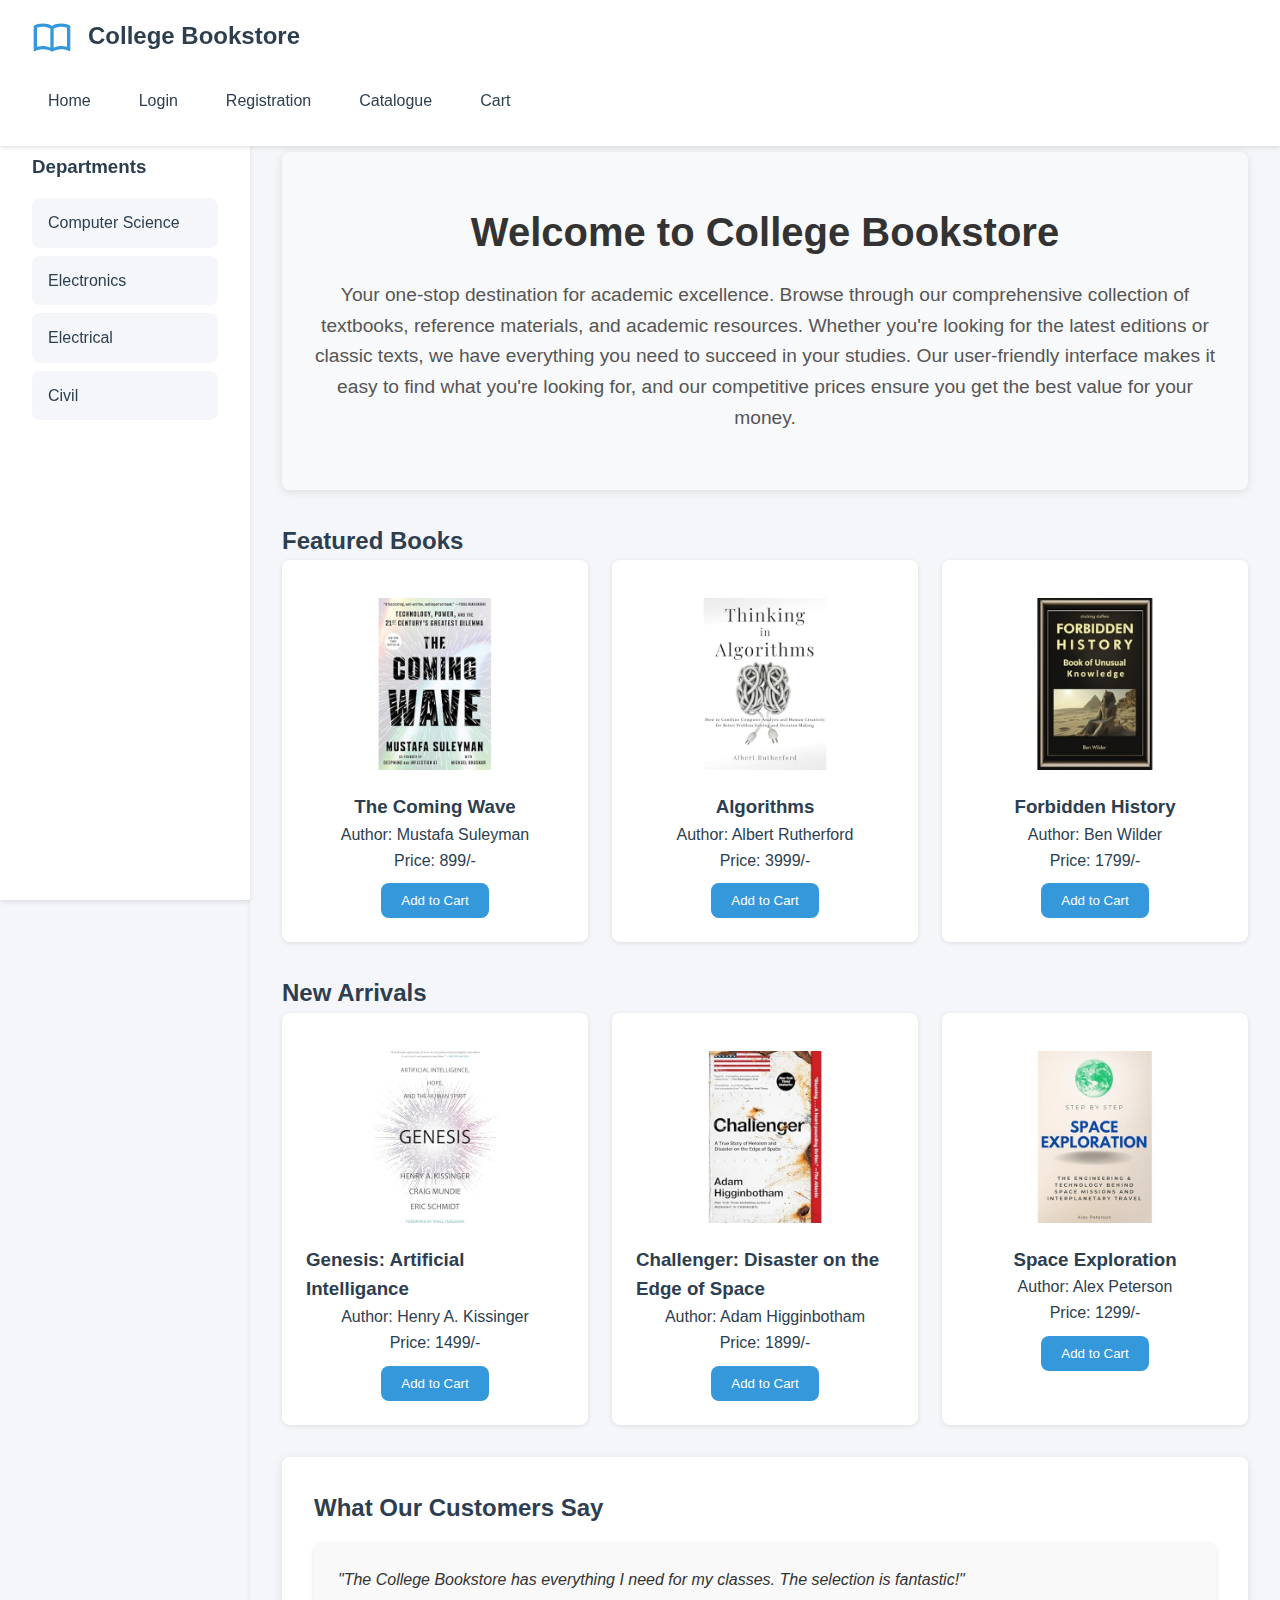
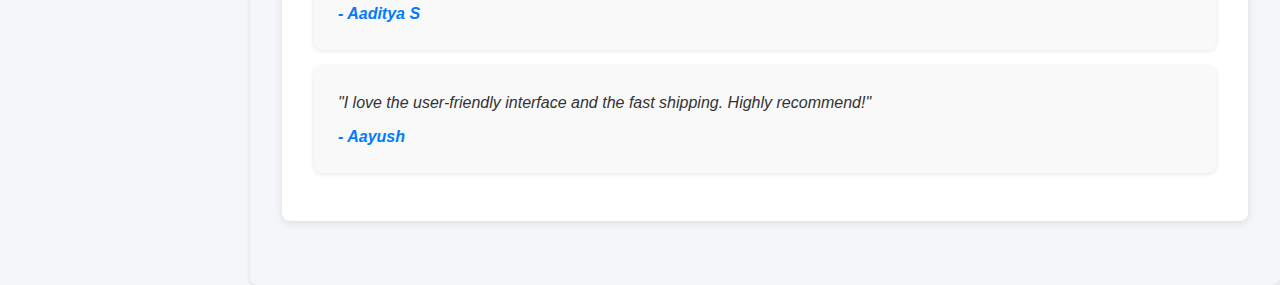
<file: index.html>
<!DOCTYPE html>
<html lang="en">

<head>
    <meta charset="UTF-8" />
    <meta name="viewport" content="width=device-width, initial-scale=1.0" />
    <title>College Bookstore</title>
    <link rel="icon" href="images/hii.jpg" type="image/x-icon" />
    <link rel="stylesheet" href="style.css" />
</head>

<body>
    <div class="top-frame">
        <div class="logo-section">
            <div class="logo">
                <svg viewBox="0 0 24 24" width="40" height="40">
                    <path fill="currentColor"
                        d="M21,5c-1.11-0.35-2.33-0.5-3.5-0.5c-1.95,0-4.05,0.4-5.5,1.5c-1.45-1.1-3.55-1.5-5.5-1.5S2.45,4.9,1,6v14.65 c0,0.25,0.25,0.5,0.5,0.5c0.1,0,0.15-0.05,0.25-0.05C3.1,20.45,5.05,20,6.5,20c1.95,0,4.05,0.4,5.5,1.5c1.35-0.85,3.8-1.5,5.5-1.5 c1.65,0,3.35,0.3,4.75,1.05c0.1,0.05,0.15,0.05,0.25,0.05c0.25,0,0.5-0.25,0.5-0.5V6C22.4,5.55,21.75,5.25,21,5z M3,18.5V7 c1.1-0.35,2.3-0.5,3.5-0.5c1.34,0,3.13,0.41,4.5,0.99v11.5C9.63,18.41,7.84,18,6.5,18C5.3,18,4.1,18.15,3,18.5z M21,18.5 c-1.1-0.35-2.3-0.5-3.5-0.5c-1.34,0-3.13,0.41-4.5,0.99V7.49c1.37-0.59,3.16-0.99,4.5-0.99c1.2,0,2.4,0.15,3.5,0.5V18.5z" />
                </svg>
            </div>
            <div class="site-name">College Bookstore</div>
        </div>
        <nav class="nav-links">
            <a href="index.html" class="nav-link">Home</a>
            <a href="login.html" class="nav-link">Login</a>
            <a href="registration.html" class="nav-link">Registration</a>
            <a href="catalogue.html" class="nav-link">Catalogue</a>
            <a href="cart.html" class="nav-link">Cart</a>
        </nav>
    </div>

    <div class="content-wrapper">
        <aside class="left-frame">
            <h3>Departments</h3>
            <ul class="department-list">
                <li onclick="loadContent('CSE')" class="department-item">
                    Computer Science
                </li>
                <li onclick="loadContent('ECE')" class="department-item">
                    Electronics
                </li>
                <li onclick="loadContent('EEE')" class="department-item">
                    Electrical
                </li>
                <li onclick="loadContent('CIVIL')" class="department-item">Civil</li>
            </ul>
        </aside>

        <main class="main-content" id="mainContent">
            <div class="welcome-section">
                <h1>Welcome to College Bookstore</h1>
                <p class="welcome-text">
                    Your one-stop destination for academic excellence. Browse through
                    our comprehensive collection of textbooks, reference materials, and
                    academic resources. Whether you're looking for the latest editions
                    or classic texts, we have everything you need to succeed in your
                    studies. Our user-friendly interface makes it easy to find what
                    you're looking for, and our competitive prices ensure you get the
                    best value for your money.
                </p>
            </div>

            <div class="featured-books-section">
                <h2>Featured Books</h2>
                <div class="books-grid">
                    <div class="book-card">
                        <img src="images/f1.jpg" alt="Featured Book 1" class="book-image" />
                        <h3>The Coming Wave</h3>
                        <p>Author: Mustafa Suleyman</p>
                        <p>Price: 899/-</p>
                        <button onclick="alert('Added to cart!')">Add to Cart</button>
                    </div>
                    <div class="book-card">
                        <img src="images/f2.jpg" alt="Featured Book 2" class="book-image" />
                        <h3>Algorithms</h3>
                        <p>Author: Albert Rutherford</p>
                        <p>Price: 3999/-</p>
                        <button onclick="alert('Added to cart!')">Add to Cart</button>
                    </div>
                    <div class="book-card">
                        <img src="images/f3.jpg" alt="Featured Book 3" class="book-image" />
                        <h3>Forbidden History</h3>
                        <p>Author: Ben Wilder</p>
                        <p>Price: 1799/-</p>
                        <button onclick="alert('Added to cart!')">Add to Cart</button>
                    </div>
                </div>
            </div>

            <div class="new-arrivals-section">
                <h2>New Arrivals</h2>
                <div class="books-grid">
                    <div class="book-card">
                        <img src="images/n11.jpg" alt="New Arrival 1" class="book-image" />
                        <h3>Genesis: Artificial Intelligance</h3>
                        <p>Author: Henry A. Kissinger</p>
                        <p>Price: 1499/-</p>
                        <button onclick="alert('Added to cart!')">Add to Cart</button>
                    </div>
                    <div class="book-card">
                        <img src="images/n2.jpg" alt="New Arrival 2" class="book-image" />
                        <h3>Challenger: Disaster on the Edge of Space</h3>
                        <p>Author: Adam Higginbotham</p>
                        <p>Price: 1899/-</p>
                        <button onclick="alert('Added to cart!')">Add to Cart</button>
                    </div>
                    <div class="book-card">
                        <img src="images/n3.jpg" alt="New Arrival 3" class="book-image" />
                        <h3>Space Exploration</h3>
                        <p>Author: Alex Peterson</p>
                        <p>Price: 1299/-</p>
                        <button onclick="alert('Added to cart!')">Add to Cart</button>
                    </div>
                </div>
            </div>

            <div class="testimonials-section">
                <h2>What Our Customers Say</h2>
                <div class="testimonial-card">
                    <p>
                        "The College Bookstore has everything I need for my classes. The
                        selection is fantastic!"
                    </p>
                    <p><strong>- Aaditya S</strong></p>
                </div>
                <div class="testimonial-card">
                    <p>
                        "I love the user-friendly interface and the fast shipping. Highly
                        recommend!"
                    </p>
                    <p><strong>- Aayush </strong></p>
                </div>
            </div>
        </main>
    </div>

    <script src="script.js"></script>
</body>
</html>
</file>
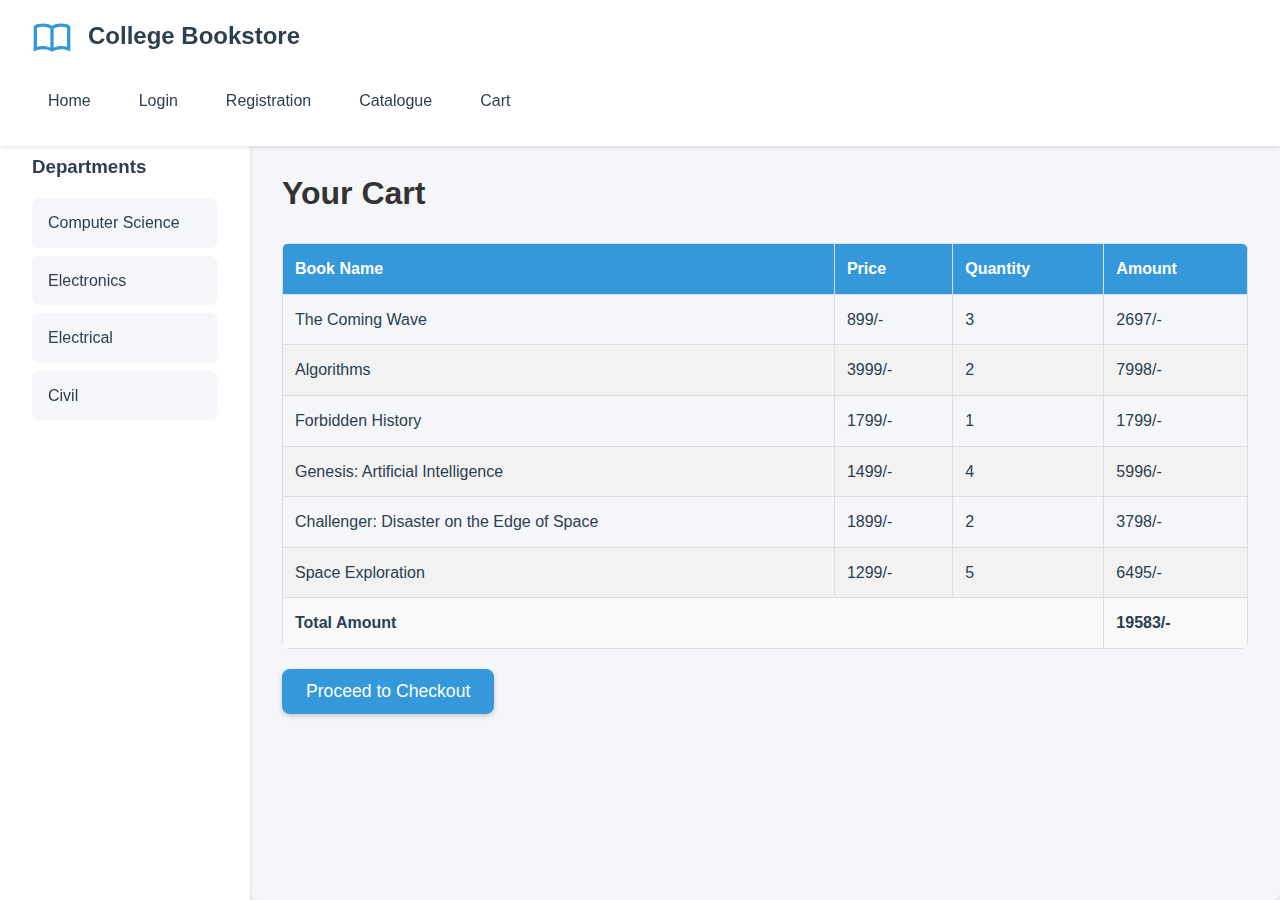
<file: cart.html>
<!DOCTYPE html>
<html lang="en">

<head>
    <meta charset="UTF-8" />
    <meta name="viewport" content="width=device-width, initial-scale=1.0" />
    <title>College Bookstore</title>
    <link rel="icon" href="images/hii.jpg" type="image/x-icon" />
    <link rel="stylesheet" href="style.css" />
</head>

<body>
    <div class="top-frame">
        <div class="logo-section">
            <div class="logo">
                <svg viewBox="0 0 24 24" width="40" height="40">
                    <path fill="currentColor"
                        d="M21,5c-1.11-0.35-2.33-0.5-3.5-0.5c-1.95,0-4.05,0.4-5.5,1.5c-1.45-1.1-3.55-1.5-5.5-1.5S2.45,4.9,1,6v14.65 c0,0.25,0.25,0.5,0.5,0.5c0.1,0,0.15-0.05,0.25-0.05C3.1,20.45,5.05,20,6.5,20c1.95,0,4.05,0.4,5.5,1.5c1.35-0.85,3.8-1.5,5.5-1.5 c1.65,0,3.35,0.3,4.75,1.05c0.1,0.05,0.15,0.05,0.25,0.05c0.25,0,0.5-0.25,0.5-0.5V6C22.4,5.55,21.75,5.25,21,5z M3,18.5V7 c1.1-0.35,2.3-0.5,3.5-0.5c1.34,0,3.13,0.41,4.5,0.99v11.5C9.63,18.41,7.84,18,6.5,18C5.3,18,4.1,18.15,3,18.5z M21,18.5 c-1.1-0.35-2.3-0.5-3.5-0.5c-1.34,0-3.13,0.41-4.5,0.99V7.49c1.37-0.59,3.16-0.99,4.5-0.99c1.2,0,2.4,0.15,3.5,0.5V18.5z" />
                </svg>
            </div>
            <div class="site-name">College Bookstore</div>
        </div>
        <nav class="nav-links">
            <a href="index.html" class="nav-link">Home</a>
            <a href="login.html" class="nav-link">Login</a>
            <a href="registration.html" class="nav-link">Registration</a>
            <a href="catalogue.html" class="nav-link">Catalogue</a>
            <a href="cart.html" class="nav-link">Cart</a>
        </nav>
    </div>

    <div class="content-wrapper">
        <aside class="left-frame">
            <h3>Departments</h3>
            <ul class="department-list">
                <li onclick="loadContent('CSE')" class="department-item">
                    Computer Science
                </li>
                <li onclick="loadContent('ECE')" class="department-item">
                    Electronics
                </li>
                <li onclick="loadContent('EEE')" class="department-item">
                    Electrical
                </li>
                <li onclick="loadContent('CIVIL')" class="department-item">Civil</li>
            </ul>
        </aside>

        <main class="main-content" id="mainContent">
            <h1>Your Cart</h1>
            <table class="cart-table">
                <thead>
                    <tr>
                        <th>Book Name</th>
                        <th>Price</th>
                        <th>Quantity</th>
                        <th>Amount</th>
                    </tr>
                </thead>
                <tbody>
                    <tr>
                        <td>The Coming Wave</td>
                        <td>899/-</td>
                        <td>3</td>
                        <td>2697/-</td>
                    </tr>
                    <tr>
                        <td>Algorithms</td>
                        <td>3999/-</td>
                        <td>2</td>
                        <td>7998/-</td>
                    </tr>
                    <tr>
                        <td>Forbidden History</td>
                        <td>1799/-</td>
                        <td>1</td>
                        <td>1799/-</td>
                    </tr>
                    <tr>
                        <td>Genesis: Artificial Intelligence</td>
                        <td>1499/-</td>
                        <td>4</td>
                        <td>5996/-</td>
                    </tr>
                    <tr>
                        <td>Challenger: Disaster on the Edge of Space</td>
                        <td>1899/-</td>
                        <td>2</td>
                        <td>3798/-</td>
                    </tr>
                    <tr>
                        <td>Space Exploration</td>
                        <td>1299/-</td>
                        <td>5</td>
                        <td>6495/-</td>
                    </tr>
                </tbody>
                <tfoot>
                    <tr class="total-row">
                        <td colspan="3">Total Amount</td>
                        <td>19583/-</td>
                    </tr>
                </tfoot>
            </table>
            <button class="checkout-button">Proceed to Checkout</button>
        </main>
    </div>

    <script src="script.js"></script>
</body>

</html>
</file>
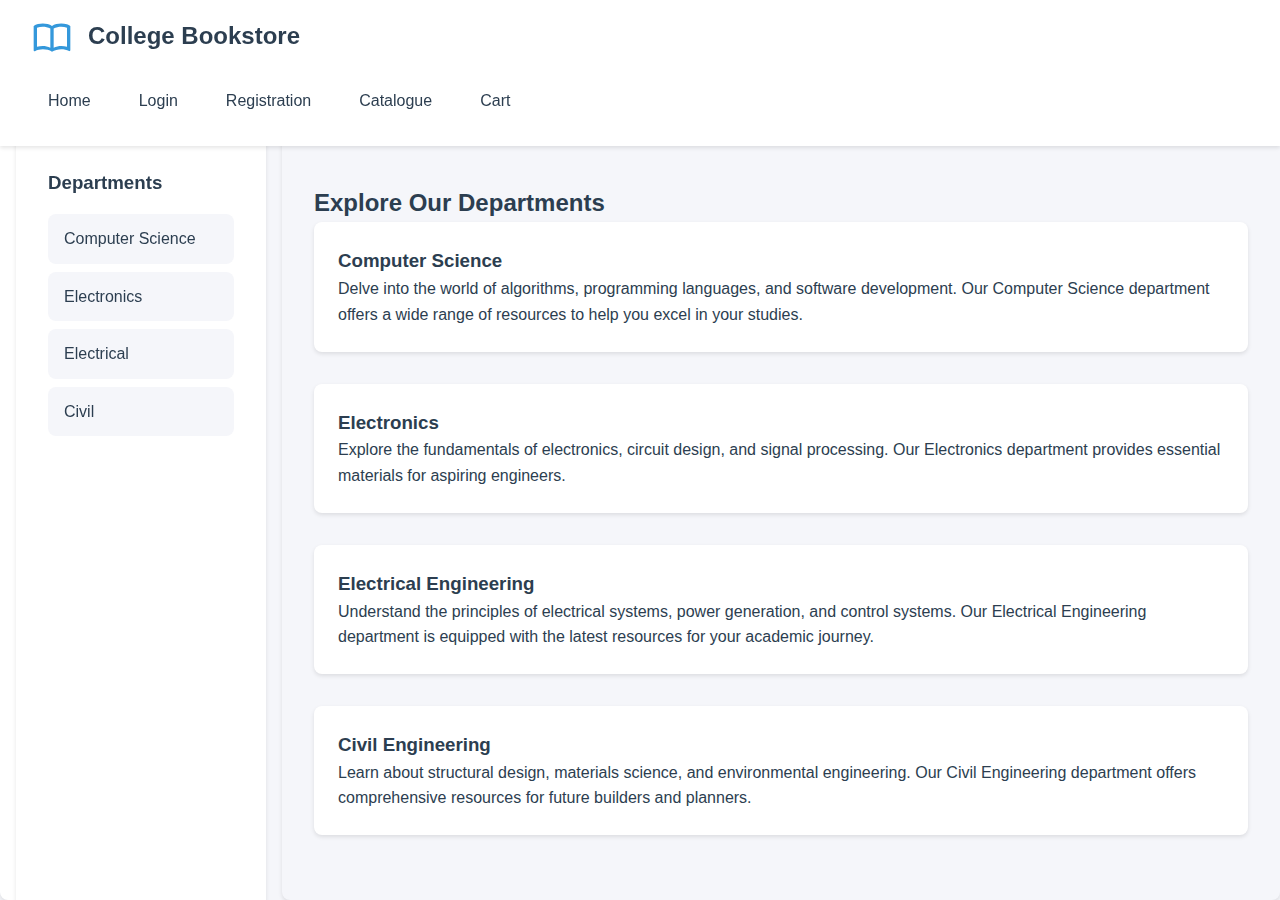
<file: catalogue.html>
<!DOCTYPE html>
<html lang="en">

<head>
    <meta charset="UTF-8">
    <meta name="viewport" content="width=device-width, initial-scale=1.0">
    <title>College Bookstore</title>
    <link rel="icon" href="images/hii.jpg" type="image/x-icon">
    <link rel="stylesheet" href="style.css">
</head>

<body>
    <div class="top-frame">
        <div class="logo-section">
            <div class="logo">
                <svg viewBox="0 0 24 24" width="40" height="40">
                    <path fill="currentColor"
                        d="M21,5c-1.11-0.35-2.33-0.5-3.5-0.5c-1.95,0-4.05,0.4-5.5,1.5c-1.45-1.1-3.55-1.5-5.5-1.5S2.45,4.9,1,6v14.65 c0,0.25,0.25,0.5,0.5,0.5c0.1,0,0.15-0.05,0.25-0.05C3.1,20.45,5.05,20,6.5,20c1.95,0,4.05,0.4,5.5,1.5c1.35-0.85,3.8-1.5,5.5-1.5 c1.65,0,3.35,0.3,4.75,1.05c0.1,0.05,0.15,0.05,0.25,0.05c0.25,0,0.5-0.25,0.5-0.5V6C22.4,5.55,21.75,5.25,21,5z M3,18.5V7 c1.1-0.35,2.3-0.5,3.5-0.5c1.34,0,3.13,0.41,4.5,0.99v11.5C9.63,18.41,7.84,18,6.5,18C5.3,18,4.1,18.15,3,18.5z M21,18.5 c-1.1-0.35-2.3-0.5-3.5-0.5c-1.34,0-3.13,0.41-4.5,0.99V7.49c1.37-0.59,3.16-0.99,4.5-0.99c1.2,0,2.4,0.15,3.5,0.5V18.5z" />
                </svg>
            </div>
            <div class="site-name">College Bookstore</div>
        </div>
        <nav class="nav-links">
            <a href="index.html" class="nav-link">Home</a>
            <a href="login.html" class="nav-link">Login</a>
            <a href="registration.html" class="nav-link">Registration</a>
            <a href="catalogue.html" class="nav-link">Catalogue</a>
            <a href="cart.html" class="nav-link">Cart</a>
        </nav>
    </div>

    <div class="content-wrapper">
        <div class="department-container"
            style="background: white; padding: 1rem; border-radius: var(--border-radius); box-shadow: var(--shadow);">
            <aside class="left-frame">
                <h3>Departments</h3>
                <ul class="department-list">
                    <li onclick="loadContent('CSE')" class="department-item">Computer Science</li>
                    <li onclick="loadContent('ECE')" class="department-item">Electronics</li>
                    <li onclick="loadContent('EEE')" class="department-item">Electrical</li>
                    <li onclick="loadContent('CIVIL')" class="department-item">Civil</li>
                </ul>
            </aside>
        </div>

        <main class="main-content" id="mainContent">


            <div class="departments-section">
                <h2>Explore Our Departments</h2>
                <div class="department-card" onclick="loadContent('CSE')">
                    <h3>Computer Science</h3>
                    <p>Delve into the world of algorithms, programming languages, and software development. Our Computer
                        Science department offers a wide range of resources to help you excel in your studies.</p>

                </div>
                <div class="department-card" onclick="loadContent('ECE')">
                    <h3>Electronics</h3>
                    <p>Explore the fundamentals of electronics, circuit design, and signal processing. Our Electronics
                        department provides essential materials for aspiring engineers.</p>
                </div>
                <div class="department-card" onclick="loadContent('EEE')">
                    <h3>Electrical Engineering</h3>
                    <p>Understand the principles of electrical systems, power generation, and control systems. Our
                        Electrical Engineering department is equipped with the latest resources for your academic
                        journey.</p>

                </div>
                <div class="department-card" onclick="loadContent('CIVIL')">
                    <h3>Civil Engineering</h3>
                    <p>Learn about structural design, materials science, and environmental engineering. Our Civil
                        Engineering department offers comprehensive resources for future builders and planners.</p>

                </div>
            </div>

        </main>
    </div>

    <script src="script.js"></script>
</body>

</html>
</file>
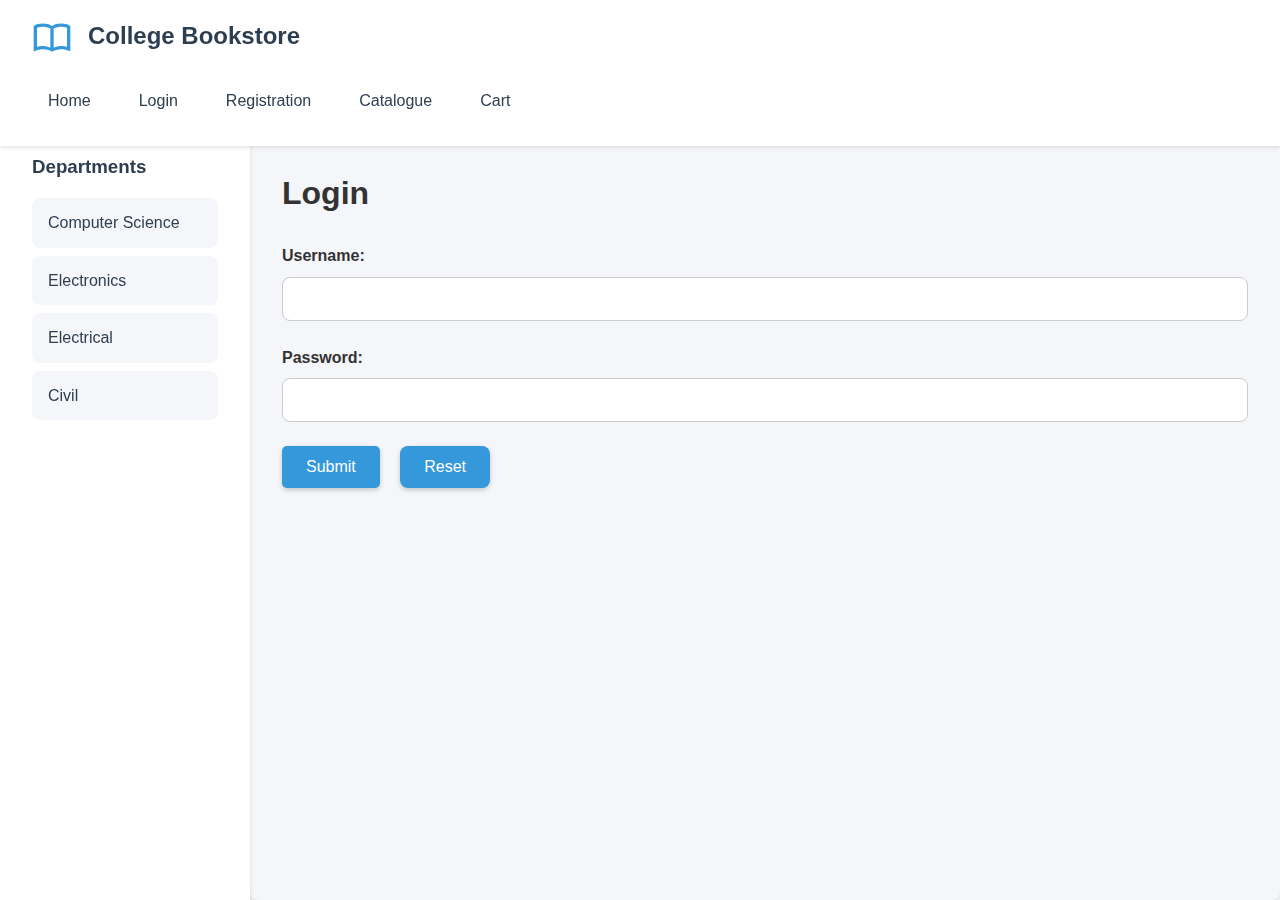
<file: login.html>
<!DOCTYPE html>
<html lang="en">

<head>
    <meta charset="UTF-8">
    <meta name="viewport" content="width=device-width, initial-scale=1.0">
    <title>College Bookstore</title>
    <link rel="icon" href="images/hii.jpg" type="image/x-icon">
    <link rel="stylesheet" href="style.css">
</head>

<body>
    <div class="top-frame">
        <div class="logo-section">
            <div class="logo">
                <svg viewBox="0 0 24 24" width="40" height="40">
                    <path fill="currentColor"
                        d="M21,5c-1.11-0.35-2.33-0.5-3.5-0.5c-1.95,0-4.05,0.4-5.5,1.5c-1.45-1.1-3.55-1.5-5.5-1.5S2.45,4.9,1,6v14.65 c0,0.25,0.25,0.5,0.5,0.5c0.1,0,0.15-0.05,0.25-0.05C3.1,20.45,5.05,20,6.5,20c1.95,0,4.05,0.4,5.5,1.5c1.35-0.85,3.8-1.5,5.5-1.5 c1.65,0,3.35,0.3,4.75,1.05c0.1,0.05,0.15,0.05,0.25,0.05c0.25,0,0.5-0.25,0.5-0.5V6C22.4,5.55,21.75,5.25,21,5z M3,18.5V7 c1.1-0.35,2.3-0.5,3.5-0.5c1.34,0,3.13,0.41,4.5,0.99v11.5C9.63,18.41,7.84,18,6.5,18C5.3,18,4.1,18.15,3,18.5z M21,18.5 c-1.1-0.35-2.3-0.5-3.5-0.5c-1.34,0-3.13,0.41-4.5,0.99V7.49c1.37-0.59,3.16-0.99,4.5-0.99c1.2,0,2.4,0.15,3.5,0.5V18.5z" />
                </svg>
            </div>
            <div class="site-name">College Bookstore</div>
        </div>
        <nav class="nav-links">
            <a href="index.html" class="nav-link">Home</a>
            <a href="login.html" class="nav-link">Login</a>
            <a href="registration.html" class="nav-link">Registration</a>
            <a href="catalogue.html" class="nav-link">Catalogue</a>
            <a href="cart.html" class="nav-link">Cart</a>
        </nav>
    </div>

    <div class="content-wrapper">
        <aside class="left-frame">
            <h3>Departments</h3>
            <ul class="department-list">
                <li onclick="loadContent('CSE')" class="department-item">Computer Science</li>
                <li onclick="loadContent('ECE')" class="department-item">Electronics</li>
                <li onclick="loadContent('EEE')" class="department-item">Electrical</li>
                <li onclick="loadContent('CIVIL')" class="department-item">Civil</li>
            </ul>
        </aside>

        <main class="main-content" id="mainContent">
            <h1>Login</h1>
            <form id="loginForm">
                <div class="form-group">
                    <label for="username">Username:</label>
                    <input type="text" id="username" name="username" required>
                </div>
                <div class="form-group">
                    <label for="password">Password:</label>
                    <input type="password" id="password" name="password" required>
                </div>
                <div class="form-group">
                    <button type="submit" class="login-button">Submit</button>
                    <button type="reset" class="reset-button">Reset</button>
                </div>
            </form>
        </main>
    </div>

    <script src="script.js"></script>
</body>

</html>
</file>
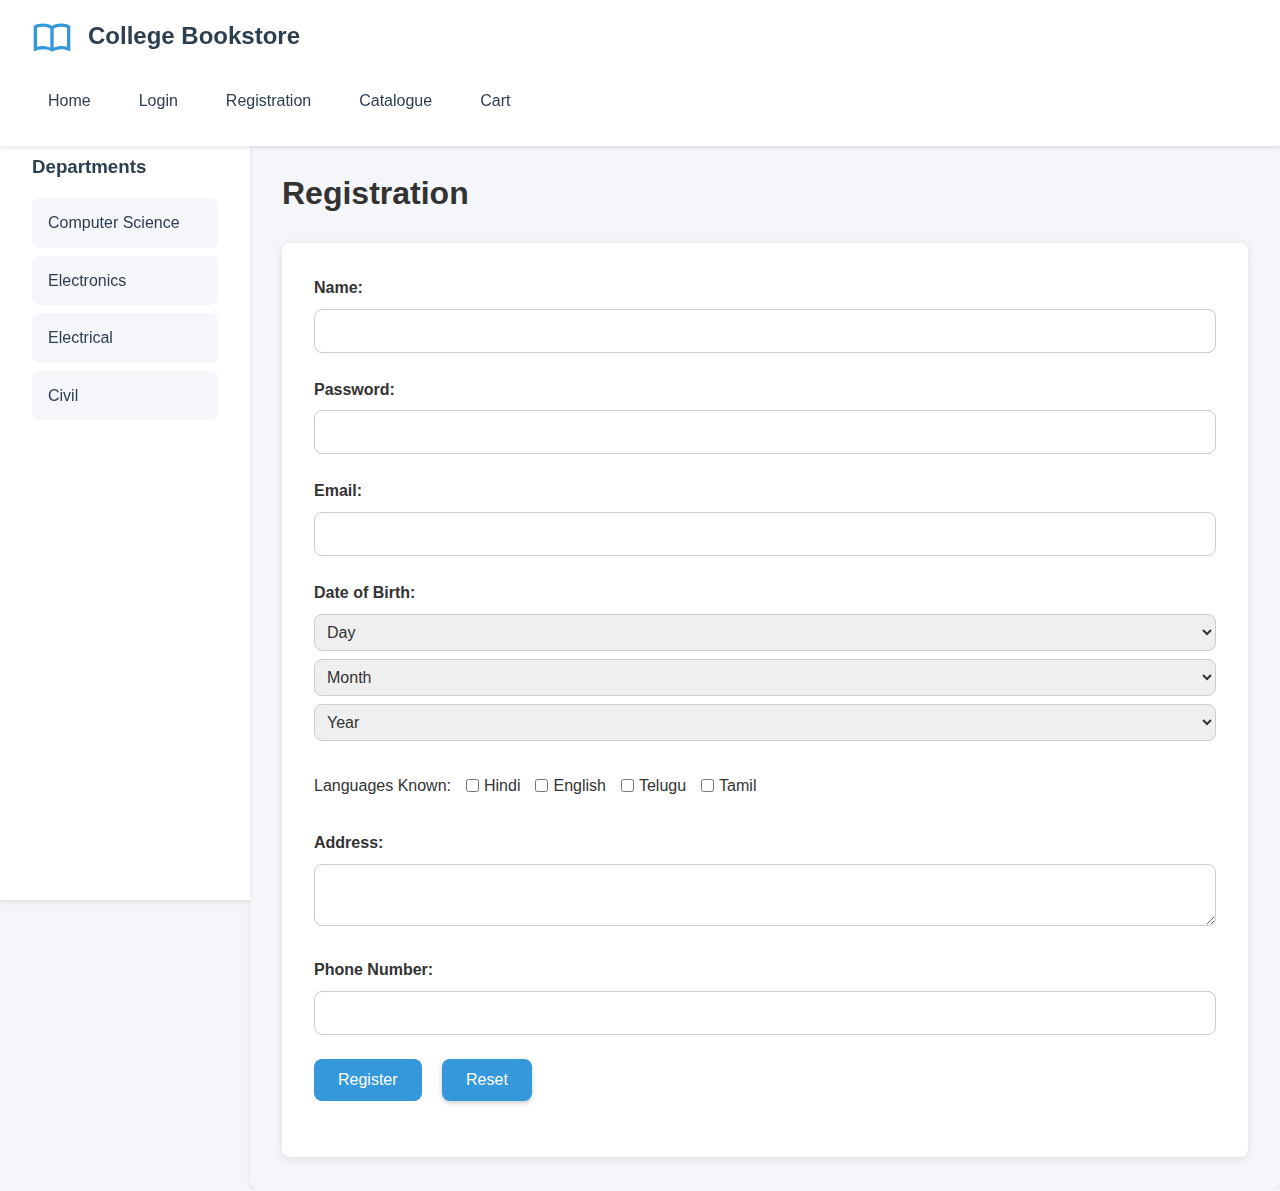
<file: registration.html>
<!DOCTYPE html>
<html lang="en">

<head>
    <meta charset="UTF-8">
    <meta name="viewport" content="width=device-width, initial-scale=1.0">
    <title>College Bookstore</title>
    <link rel="icon" href="images/hii.jpg" type="image/x-icon">
    <link rel="stylesheet" href="style.css">
</head>

<body>
    <div class="top-frame">
        <div class="logo-section">
            <div class="logo">
                <svg viewBox="0 0 24 24" width="40" height="40">
                    <path fill="currentColor"
                        d="M21,5c-1.11-0.35-2.33-0.5-3.5-0.5c-1.95,0-4.05,0.4-5.5,1.5c-1.45-1.1-3.55-1.5-5.5-1.5S2.45,4.9,1,6v14.65 c0,0.25,0.25,0.5,0.5,0.5c0.1,0,0.15-0.05,0.25-0.05C3.1,20.45,5.05,20,6.5,20c1.95,0,4.05,0.4,5.5,1.5c1.35-0.85,3.8-1.5,5.5-1.5 c1.65,0,3.35,0.3,4.75,1.05c0.1,0.05,0.15,0.05,0.25,0.05c0.25,0,0.5-0.25,0.5-0.5V6C22.4,5.55,21.75,5.25,21,5z M3,18.5V7 c1.1-0.35,2.3-0.5,3.5-0.5c1.34,0,3.13,0.41,4.5,0.99v11.5C9.63,18.41,7.84,18,6.5,18C5.3,18,4.1,18.15,3,18.5z M21,18.5 c-1.1-0.35-2.3-0.5-3.5-0.5c-1.34,0-3.13,0.41-4.5,0.99V7.49c1.37-0.59,3.16-0.99,4.5-0.99c1.2,0,2.4,0.15,3.5,0.5V18.5z" />
                </svg>
            </div>
            <div class="site-name">College Bookstore</div>
        </div>
        <nav class="nav-links">
            <a href="index.html" class="nav-link">Home</a>
            <a href="login.html" class="nav-link">Login</a>
            <a href="registration.html" class="nav-link">Registration</a>
            <a href="catalogue.html" class="nav-link">Catalogue</a>
            <a href="cart.html" class="nav-link">Cart</a>
        </nav>
    </div>

    <div class="content-wrapper">
        <aside class="left-frame">
            <h3>Departments</h3>
            <ul class="department-list">
                <li onclick="loadContent('CSE')" class="department-item">Computer Science</li>
                <li onclick="loadContent('ECE')" class="department-item">Electronics</li>
                <li onclick="loadContent('EEE')" class="department-item">Electrical</li>
                <li onclick="loadContent('CIVIL')" class="department-item">Civil</li>
            </ul>
        </aside>

        <main class="main-content" id="mainContent">
            <h1>Registration</h1>
            <form id="registrationForm">
                <div class="form-group">
                    <label for="fullName">Name:</label>
                    <input type="text" id="fullName" name="fullName" required>
                </div>
                <div class="form-group">
                    <label for="password">Password:</label>
                    <input type="password" id="password" name="password" required>
                </div>
                <div class="form-group">
                    <label for="email">Email:</label>
                    <input type="text" id="email" name="email" required>
                </div>
                <div class="form-group dob-section">
                    <label>Date of Birth:</label>
                    <div>
                        <select id="dobDay" name="dobDay" required>
                            <option value="">Day</option>
                            <script>
                                for (let i = 1; i <= 31; i++) {
                                    document.write(`<option value="${i}">${i}</option>`);
                                }
                            </script>
                        </select>
                        <select id="dobMonth" name="dobMonth" required>
                            <option value="">Month</option>
                         
                            <script>
                                const months = ["Jan", "Feb", "Mar", "Apr", "May", "Jun", "Jul", "Aug", "Sep", "Oct", "Nov", "Dec"];
                                months.forEach((month, index) => {
                                    document.write(`<option value="${index + 1}">${month}</option>`);
                                });
                            </script>
                        </select>
                        <select id="dobYear" name="dobYear" required>
                            <option value="">Year</option>
                          
                            <script>
                                const currentYear = new Date().getFullYear();
                                for (let i = currentYear; i >= 1900; i--) {
                                    document.write(`<option value="${i}">${i}</option>`);
                                }
                            </script>
                        </select>
                    </div>
                </div>
                <div class="form-group languages-known">
                    <label>Languages Known:</label>
                    <label><input type="checkbox" name="language" value="hindi"> Hindi</label>
                    <label><input type="checkbox" name="language" value="english"> English</label>
                    <label><input type="checkbox" name="language" value="telugu"> Telugu</label>
                    <label><input type="checkbox" name="language" value="tamil"> Tamil</label>
                </div>
                <div class="form-group">
                    <label for="address">Address:</label>
                    <textarea id="address" name="address" required></textarea>
                </div>
                <div class="form-group">
                    <label for="phone">Phone Number:</label>
                    <input type="tel" id="phone" name="phone" required>
                </div>
                <div class="form-group">
                    <button type="submit" class="register-button">Register</button>
                    <button type="reset" class="reset-button">Reset</button>
                </div>
                
            </form>
        </main>
    </div>

    <script src="script.js"></script>
</body>

</html>
</file>
<file: style.css>
:root {
    --primary-color: #2c3e50;
    --secondary-color: #3498db;
    --accent-color: #e74c3c;
    --background-color: #f5f6fa;
    --text-color: #2c3e50;
    --border-radius: 8px;
    --shadow: 0 2px 4px rgba(0, 0, 0, 0.1);
    --transition: all 0.3s ease;
}

* {
    margin: 0;
    padding: 0;
    box-sizing: border-box;
}

body {
    font-family: "Segoe UI", Tahoma, Geneva, Verdana, sans-serif;
    line-height: 1.6;
    color: var(--text-color);
    background-color: var(--background-color);
}

.top-frame {
    background: white;
    padding: 1rem 2rem;
    box-shadow: var(--shadow);
    position: fixed;
    width: 100%;
    top: 0;
    z-index: 1000;
}

.logo-section {
    display: flex;
    align-items: center;
    gap: 1rem;
    margin-bottom: 1rem;
}

.logo {
    display: flex;
    align-items: center;
    justify-content: center;
    color: var(--secondary-color);
}

.site-name {
    font-size: 1.5rem;
    font-weight: bold;
    color: var(--primary-color);
}

.nav-links {
    display: flex;
    gap: 1rem;
    padding: 0.5rem 0;
}

.nav-link {
    text-decoration: none;
    color: var(--primary-color);
    padding: 0.5rem 1rem;
    border-radius: var(--border-radius);
    transition: var(--transition);
}

.nav-link:hover {
    background-color: var(--secondary-color);
    color: white;
}

.content-wrapper {
    display: flex;
    margin-top: 120px;
    min-height: calc(100vh - 120px);
}

.left-frame {
    width: 250px;
    background: white;
    padding: 2rem;
    box-shadow: var(--shadow);
    height: calc(100vh - 120px);
    position: fixed;
}

.department-list {
    list-style: none;
    margin-top: 1rem;
}

.department-item {
    padding: 0.75rem 1rem;
    margin: 0.5rem 0;
    border-radius: var(--border-radius);
    cursor: pointer;
    transition: var(--transition);
    background-color: var(--background-color);
}

.department-item:hover {
    background-color: var(--accent-color);
    color: white;
    transform: translateX(5px);
}

.main-content {
    flex: 1;
    padding: 2rem;
    margin-left: 250px;
    background: var(--background-color);
    border-radius: var(--border-radius);
    box-shadow: var(--shadow);
}

.welcome-section {
    background-color: #f8f9fa;
    padding: 2rem;
    border-radius: var(--border-radius);
    box-shadow: 0 2px 10px rgba(0, 0, 0, 0.1);
    text-align: center;
}

.welcome-section h1 {
    font-size: 2.5rem;
    color: #333;
    margin-bottom: 1rem;
}

.welcome-section .welcome-text {
    font-size: 1.2rem;
    color: #555;
    margin-bottom: 1.5rem;
}

.welcome-section .welcome-image {
    max-width: 100%;
    height: auto;
    border-radius: var(--border-radius);
}

.features-grid {
    display: grid;
    grid-template-columns: repeat(auto-fit, minmax(250px, 1fr));
    gap: 2rem;
    margin-top: 2rem;
}

.feature-card {
    background: white;
    color: var(--text-color);
    padding: 1.5rem;
    border-radius: var(--border-radius);
    box-shadow: 0 4px 8px rgba(0, 0, 0, 0.1);
    transition: transform 0.3s ease, box-shadow 0.3s ease;
    border: 2px solid var(--secondary-color);
}

.feature-card:hover {
    transform: translateY(-5px);
    box-shadow: 0 6px 12px rgba(0, 0, 0, 0.2);
    background: var(--secondary-color);
    color: white;
}

.welcome-image {
    width: 100%;
    max-width: 600px;
    height: auto;
    border-radius: var(--border-radius);
    margin-top: 1rem;
    margin-left: 300px;
}

.departments-section {
    margin-top: 2rem;
}

.department-card {
    background: white;
    padding: 1.5rem;
    border-radius: var(--border-radius);
    box-shadow: var(--shadow);
    margin-bottom: 2rem;
    transition: transform 0.3s ease, box-shadow 0.3s ease;
    cursor: pointer;
}

.department-card:hover {
    transform: translateY(-5px);
    box-shadow: 0 4px 8px rgba(0, 0, 0, 0.2);
}

.department-image {
    width: 100%;
    max-width: 400px;
    height: auto;
    border-radius: var(--border-radius);
    margin-top: 1rem;
}

.book-image {
    width: 100%;
    height: 200px;
    object-fit: contain;
    border-radius: var(--border-radius);
    margin-bottom: 0.5rem;
}

.book-card {
    background: white;
    padding: 1.5rem;
    border-radius: var(--border-radius);
    box-shadow: 0 1px 5px rgba(0, 0, 0, 0.1);
    transition: transform 0.3s ease, box-shadow 0.3s ease;
    display: flex;
    flex-direction: column;
    align-items: center;
}

.book-card:hover {
    transform: translateY(-3px);
    box-shadow: 0 4px 12px rgba(0, 0, 0, 0.2);
    border: 1px solid rgba(0, 123, 255, 0.5);
}

.book-card button {
    background: var(--secondary-color);
    color: white;
    border: none;
    padding: 10px 20px;
    border-radius: var(--border-radius);
    cursor: pointer;
    transition: background 0.3s ease, transform 0.3s ease;
    margin-top: 10px;
}

.book-card button:hover {
    background: rgba(0, 123, 255, 0.8);
    transform: scale(1.05);
}

.books-grid {
    display: grid;
    grid-template-columns: repeat(3, 1fr);
    gap: 1.5rem;
}

.testimonials-section {
    margin: 2rem 0;
    padding: 2rem;
    background-color: #ffffff;
    border-radius: var(--border-radius);
    box-shadow: 0 2px 10px rgba(0, 0, 0, 0.1);
}

.testimonial-card {
    background: #f9f9f9;
    padding: 1.5rem;
    border-radius: var(--border-radius);
    box-shadow: 0 1px 5px rgba(0, 0, 0, 0.1);
    margin: 1rem 0;
    transition: transform 0.3s ease;
}

.testimonial-card:hover {
    transform: translateY(-3px);
    box-shadow: 0 4px 12px rgba(0, 0, 0, 0.2);
}

.testimonial-card p {
    font-style: italic;
    color: #333;
}

.testimonial-card strong {
    display: block;
    margin-top: 0.5rem;
    color: #007bff;
    font-weight: bold;
}

.featured-books-section,
.new-arrivals-section {
    margin: 2rem 0;
}

@media (max-width: 768px) {
    .content-wrapper {
        flex-direction: column;
    }

    .left-frame {
        width: 100%;
        height: auto;
        position: static;
        margin-bottom: 1rem;
    }

    .main-content {
        margin-left: 0;
    }

    .nav-links {
        flex-wrap: wrap;
    }

    .feature-card {
        margin-bottom: 1rem;
    }
}

.main-content {
    padding: 2rem;
}

.form-group {
    margin-bottom: 1.5rem;
}

.form-group label {
    display: block;
    margin-bottom: 0.5rem;
    font-weight: bold;
    color: #333;
}

.form-group input,
.form-group textarea,
.form-group select {
    width: 100%;
    padding: 0.75rem;
    border: 1px solid #ccc;
    border-radius: var(--border-radius);
    font-size: 1rem;
    color: #333;
}

.form-group textarea {
    resize: vertical;
}

h1 {
    margin-bottom: 1.5rem;
    margin-top: 1rem;
    color: #333;
}

.login-button,
.reset-button {
    background-color: var(--secondary-color);
    color: white;
    border: none;
    padding: 0.75rem 1.5rem;
    border-radius: 5px;
    cursor: pointer;
    font-size: 1rem;
    transition: background 0.3s ease, transform 0.3s ease, box-shadow 0.3s ease;
    margin-right: 1rem;
    box-shadow: 0 2px 5px rgba(0, 0, 0, 0.2);
}

.login-button:hover,
.reset-button:hover {
    background-color: #0056b3;
    transform: translateY(-2px);
    box-shadow: 0 4px 10px rgba(0, 0, 0, 0.3);
}

.login-button:active,
.reset-button:active {
    transform: translateY(0);
    box-shadow: 0 2px 5px rgba(0, 0, 0, 0.2);
}

.main-content {
    padding: 2rem;
}

#registrationForm {
    background-color: #ffffff;
    padding: 2rem;
    border-radius: var(--border-radius);
    box-shadow: 0 2px 10px rgba(0, 0, 0, 0.1);
}

.form-group {
    margin-bottom: 1.5rem;
}

.form-group label {
    display: block;
    margin-bottom: 0.5rem;
    font-weight: bold;
    color: #333;
}

.form-group input {
    width: 100%;
    padding: 0.75rem;
    border: 1px solid #ccc;
    border-radius: var(--border-radius);
    font-size: 1rem;
    color: #333;
}

.register-button,
.reset-button {
    background-color: var(--secondary-color);
    color: white;
    border: none;
    padding: 0.75rem 1.5rem;
    border-radius: var(--border-radius);
    cursor: pointer;
    font-size: 1rem;
    transition: background 0.3s ease, transform 0.3s ease;
    margin-right: 1rem;
}

.register-button:hover,
.reset-button:hover {
    background-color: #0056b3;
    transform: scale(1.05);
}

.cart-table {
    width: 100%;
    border-collapse: collapse;
    margin-top: 20px;
    border-radius: var(--border-radius);
    overflow: hidden;
}

.cart-table th,
.cart-table td {
    border: 1px solid #ddd;
    padding: 12px;
    text-align: left;
    font-size: 1rem;
}

.cart-table th {
    background-color: var(--secondary-color);
    color: white;
    font-weight: bold;
}

.cart-table tr:nth-child(even) {
    background-color: #f2f2f2;
}

.cart-table tr:hover {
    background-color: #e0e0e0;
}

.total-row {
    font-weight: bold;
    background-color: #f9f9f9;
    font-size: 1.1rem;
}

.checkout-button {
    margin-top: 20px;
    padding: 12px 24px;
    background-color: var(--secondary-color);
    color: white;
    border: none;
    cursor: pointer;
    border-radius: var(--border-radius);
    font-size: 1.1rem;
    transition: background-color 0.3s, transform 0.3s, box-shadow 0.3s;
    box-shadow: 0 2px 5px rgba(0, 0, 0, 0.2);
}

.checkout-button:hover {
    background-color: #2980b9;
    transform: scale(1.05);
    box-shadow: 0 4px 10px rgba(0, 0, 0, 0.3);
}

.languages-known {
    display: flex;
    flex-wrap: wrap;
    margin-bottom: 1.5rem;
}

.languages-known label {
    margin-right: 15px;
    font-weight: normal;
    font-size: 1rem;
    display: flex;
    align-items: center;
}

.languages-known input[type="checkbox"] {
    margin-right: 5px;
}

.dob-section {
    display: flex;
    flex-direction: column;
    margin-bottom: 1.5rem;
}

.dob-section label {
    margin-bottom: 0.5rem;
    font-weight: bold;
    font-size: 1rem;
}

.dob-section select {
    margin-right: 10px;
    padding: 0.5rem;
    border-radius: var(--border-radius);
    border: 1px solid #ccc;
    font-size: 1rem;
    margin-bottom: 0.5rem;
}

.dob-section select:focus {
    border-color: var(--secondary-color);
    outline: none;
}
</file>
